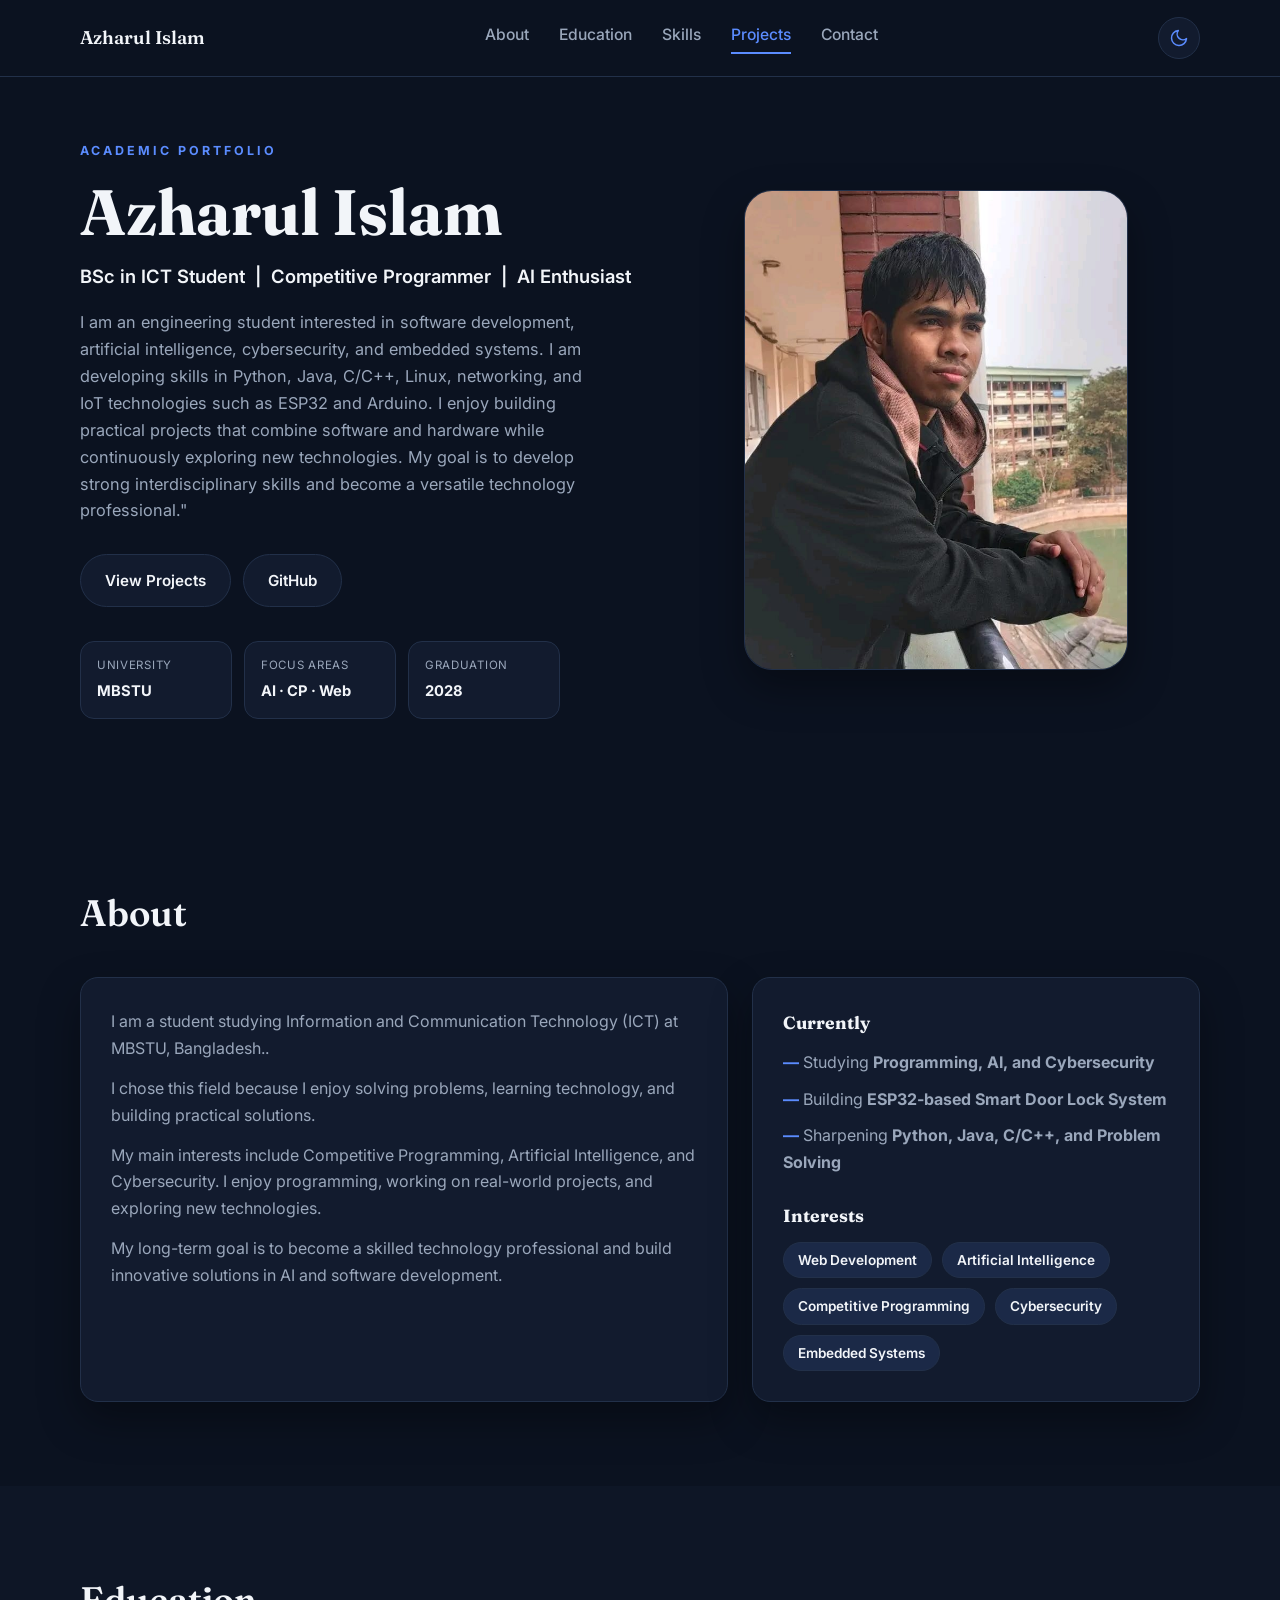
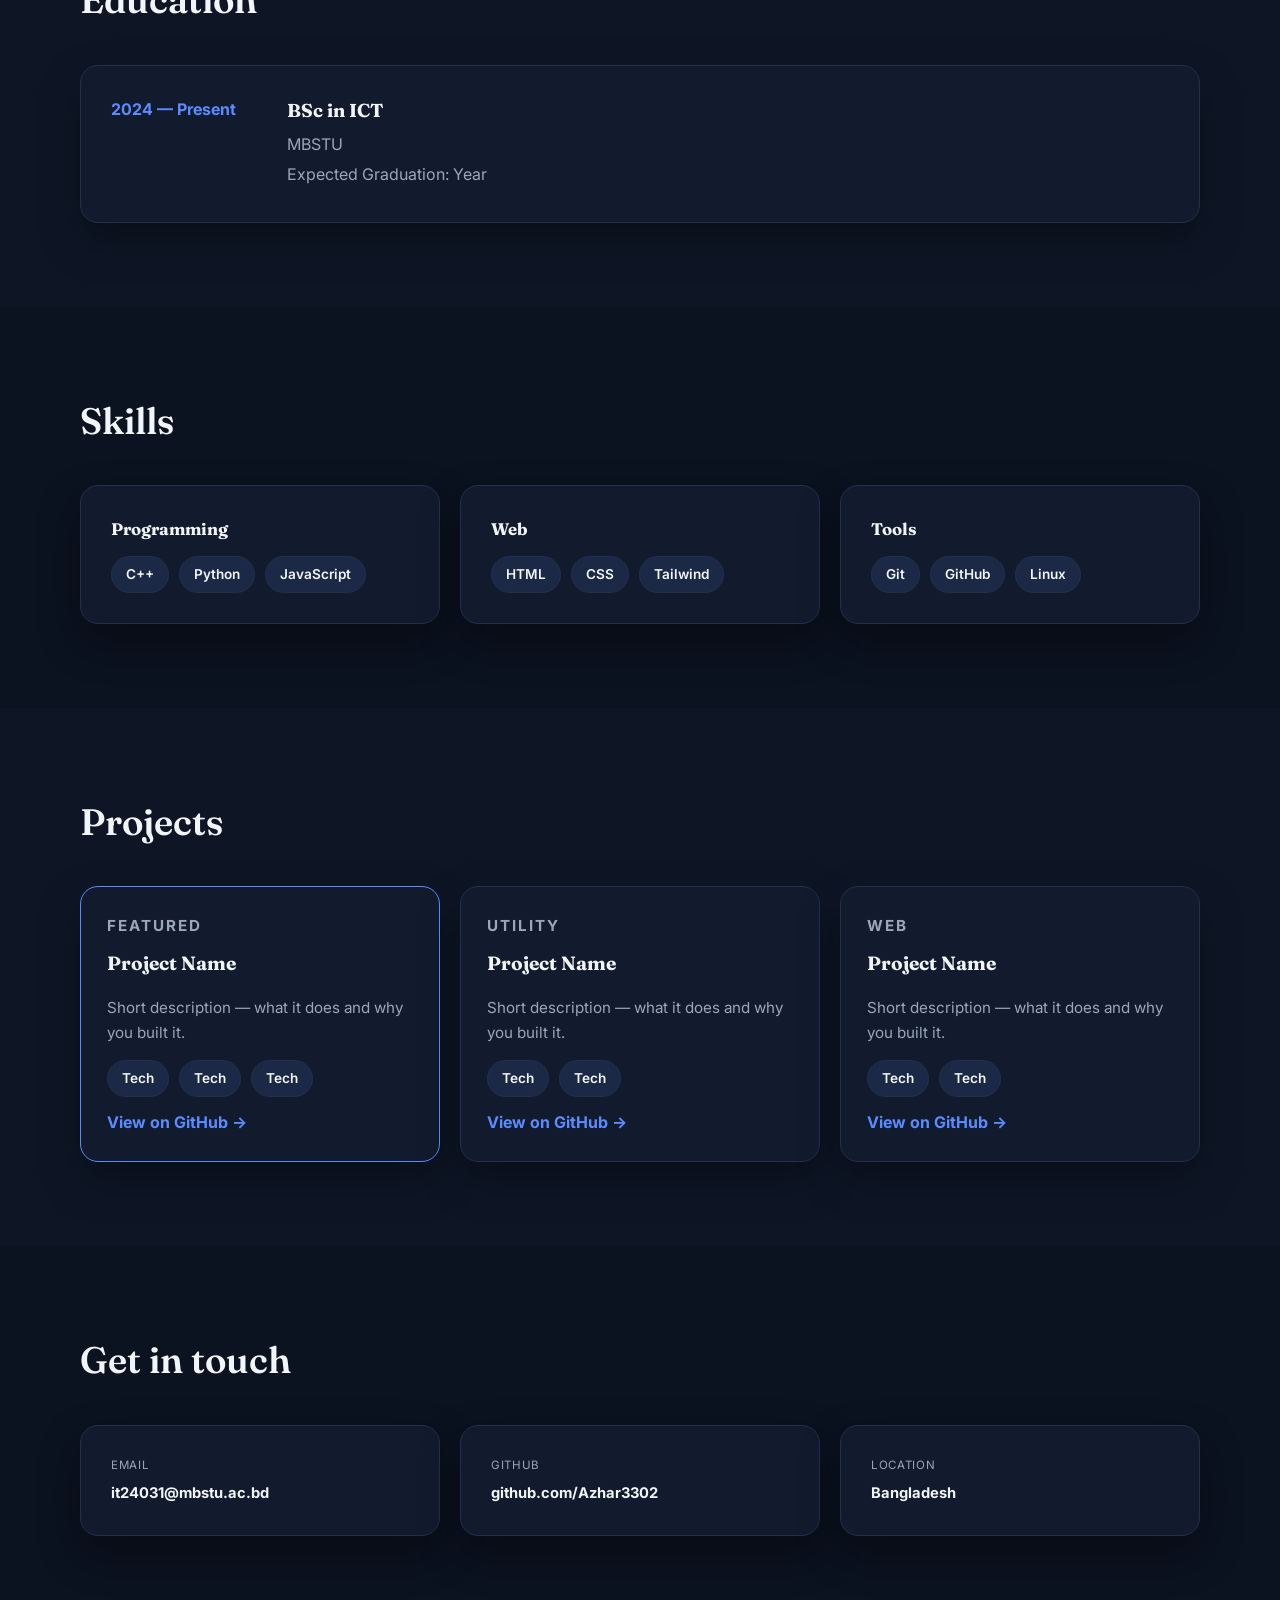
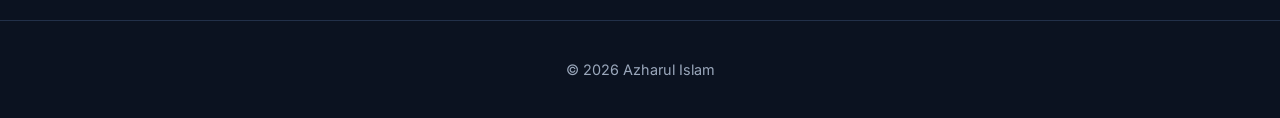
<file: index.html>
<!DOCTYPE html>
<html lang="en" data-theme="navy">
<head>
<meta charset="UTF-8" />
<meta name="viewport" content="width=device-width, initial-scale=1.0" />
<meta name="description" content="Azharul Islam — BSc in ICT student | Competitive Programmer | AI Enthusiast." />
<meta name="theme-color" content="#0b1220" />
<title>Azharul Islam — Portfolio</title>
<link rel="preconnect" href="https://fonts.googleapis.com">
<link rel="preconnect" href="https://fonts.gstatic.com" crossorigin>
<link href="https://fonts.googleapis.com/css2?family=Fraunces:opsz,wght@9..144,500;9..144,600;9..144,700;9..144,900&family=Inter:wght@400;500;600;700&display=swap" rel="stylesheet">
<style>
/* ===============================
   THEME TOKENS
   Toggle (top right) cycles: navy (default) -> paper -> sunset -> slate
   =============================== */
:root,
html[data-theme="navy"]{
  --bg: #0b1220;
  --panel: #121b2e;
  --ink: #f2f5f9;
  --muted: #9aa7bb;
  --line: #223049;
  --accent: #5b8cff;
  --accent-2: #8b7fe0;
  --radius: 18px;
  --shadow: 0 18px 40px rgba(0,0,0,0.35);
}
html[data-theme="paper"]{
  --bg: #f6f4ee;
  --panel: #ffffff;
  --ink: #1b2027;
  --muted: #666f7d;
  --line: #e2ddd0;
  --accent: #2f5fd6;
  --accent-2: #b5533c;
  --radius: 18px;
  --shadow: 0 14px 34px rgba(27,32,39,0.09);
}
html[data-theme="sunset"]{
  --bg: #201324;
  --panel: #2b1a30;
  --ink: #f6ecf3;
  --muted: #b79bc0;
  --line: #3d2743;
  --accent: #ff8a5c;
  --accent-2: #ffd166;
  --radius: 18px;
  --shadow: 0 18px 40px rgba(0,0,0,0.4);
}
html[data-theme="slate"]{
  --bg: #14171c;
  --panel: #1c2128;
  --ink: #eef0f3;
  --muted: #97a0ab;
  --line: #2b313a;
  --accent: #7ea6ff;
  --accent-2: #a7afba;
  --radius: 18px;
  --shadow: 0 18px 40px rgba(0,0,0,0.35);
}

*{ box-sizing: border-box; }
html{ scroll-behavior: smooth; }
body{
  margin:0;
  background: var(--bg);
  color: var(--ink);
  font-family: "Inter", system-ui, sans-serif;
  line-height: 1.65;
}
a{ color: inherit; text-decoration: none; }
h1, h2, h3{ font-family: "Fraunces", Georgia, serif; margin: 0; }
.wrap{ width: min(1120px, calc(100% - 40px)); margin-inline: auto; }

/* HEADER */
.site-header{
  position: sticky; top: 0; z-index: 40;
  background: var(--bg);
  border-bottom: 1px solid var(--line);
}
.nav-wrap{ display:flex; align-items:center; justify-content:space-between; min-height:76px; gap:16px; }
.brand{ font-family:"Fraunces", serif; font-weight:600; font-size:1.15rem; }
.nav{ display:flex; gap:30px; }
.nav a{ color: var(--muted); font-weight:500; font-size:.98rem; padding-bottom: 4px; border-bottom: 2px solid transparent; }
.nav a:hover{ color: var(--ink); }
.nav a.active{ color: var(--accent); border-bottom-color: var(--accent); }

.header-actions{ display:flex; align-items:center; gap:10px; }
.theme-toggle{
  width:42px; height:42px; border-radius:50%;
  border:1px solid var(--line); background: var(--panel);
  cursor:pointer; display:grid; place-items:center;
  color: var(--accent);
  transition: transform .2s ease, color .2s ease;
}
.theme-toggle:hover{ transform: scale(1.06); }
.theme-toggle svg{ width:20px; height:20px; display:block; }
.menu-toggle{
  width:42px; height:42px; border-radius:50%;
  border:1px solid var(--line); background: var(--panel); color: var(--ink);
  cursor:pointer; font-size:1.1rem; display:none;
}

/* HERO */
.hero{ padding: 64px 0 80px; }
.hero-wrap{ display:grid; grid-template-columns: 1.15fr .85fr; gap:48px; align-items:center; }
.hero-copy{ display:flex; flex-direction:column; justify-content:center; }
.tag-line{ color: var(--accent); letter-spacing:3px; text-transform:uppercase; font-size:.78rem; font-weight:700; margin:0 0 16px; }
.hero h1{ font-size: clamp(2.6rem, 5.4vw, 4rem); line-height:1.05; font-weight:700; }
.role{ margin: 16px 0 0; font-weight:600; color: var(--ink); font-size:1.15rem; }
.pitch{ max-width:52ch; color: var(--muted); margin: 18px 0 0; font-size:1.02rem; }

.hero-actions{ display:flex; gap:12px; flex-wrap:wrap; margin-top:30px; }
.btn{ padding:13px 24px; border-radius:999px; font-weight:600; border:1px solid transparent; transition: transform .15s ease; font-size:.95rem; display:inline-block; }
.btn:hover{ transform: translateY(-2px); }
.btn-fill{ background: var(--accent); color:#ffffff; }
.btn-line{ background: var(--panel); border-color: var(--line); color: var(--ink); }

.fact-row{ display:grid; grid-template-columns: repeat(3, minmax(0,1fr)); gap:12px; margin-top:34px; max-width: 480px; }
.fact{ background: var(--panel); border:1px solid var(--line); border-radius: 14px; padding:14px 16px; display:flex; flex-direction:column; gap:4px; }
.fact-label{ color: var(--muted); font-size:.72rem; text-transform:uppercase; letter-spacing:.06em; }
.fact-value{ font-weight:700; font-size:.92rem; }

.hero-photo{
  border-radius: 28px;
  overflow: hidden;
  aspect-ratio: 4 / 5;
  max-height: 480px;
  background: var(--panel);
  border: 1px solid var(--line);
  box-shadow: var(--shadow);
}
.hero-photo img{ width:100%; height:100%; object-fit:cover; object-position: center 22%; display:block; }

/* SECTIONS */
.section{ padding: 84px 0; }
.section-alt{ background: color-mix(in srgb, var(--panel) 45%, transparent); }
.section-title{ font-size: clamp(1.8rem, 3vw, 2.3rem); margin-bottom: 34px; font-weight:600; }
.panel{ background: var(--panel); border:1px solid var(--line); border-radius: var(--radius); box-shadow: var(--shadow); padding: 30px; }

.split{ display:grid; grid-template-columns: 1.3fr .9fr; gap:24px; }
.split p{ color: var(--muted); margin: 0 0 14px; }
.side-panel h3{ font-size:1.1rem; margin: 0 0 12px; }
.side-panel h3 + .dash-list{ margin-bottom: 26px; }
.dash-list{ list-style:none; padding:0; margin:0; display:grid; gap:10px; color: var(--muted); }
.dash-list li::before{ content:"— "; color: var(--accent); font-weight:700; }

.pill-row{ display:flex; flex-wrap:wrap; gap:10px; }
.pill-row.small{ margin: 12px 0; }
.pill{ background: color-mix(in srgb, var(--accent) 12%, var(--panel)); border:1px solid var(--line); padding:6px 14px; border-radius:999px; font-size:.85rem; font-weight:600; }

.timeline-row{ display:flex; gap:26px; align-items:flex-start; flex-wrap:wrap; }
.timeline-year{ color: var(--accent); font-weight:700; min-width:150px; }
.muted{ color: var(--muted); margin: 4px 0; }

.skill-grid{ display:grid; grid-template-columns: repeat(3, minmax(0,1fr)); gap:20px; }
.skill-grid h3{ font-size:1.05rem; margin-bottom:12px; }

.work-grid{ display:grid; grid-template-columns: repeat(3, minmax(0,1fr)); gap:20px; }
.work-card{ background: var(--panel); border:1px solid var(--line); border-radius: var(--radius); padding:26px; box-shadow: var(--shadow); }
.work-card.featured{ border-color: var(--accent); }
.work-kind{ color: var(--accent-2); text-transform:uppercase; letter-spacing:2px; font-size:.72rem; font-weight:700; margin:0 0 10px; }
.work-card h3{ font-size:1.2rem; margin-bottom:8px; }
.work-card p{ color: var(--muted); font-size:.95rem; }
.work-card a{ color: var(--accent); font-weight:700; }

.contact-row{ display:grid; grid-template-columns: repeat(3, minmax(0,1fr)); gap:20px; }
.contact-card{ display:flex; flex-direction:column; gap:6px; }

.footer{ border-top:1px solid var(--line); padding:22px 0; }
.footer-row{ display:flex; justify-content:center; color: var(--muted); font-size:.9rem; }

.to-top{
  position: fixed; right:18px; bottom:18px; width:44px; height:44px;
  border-radius:50%; display:grid; place-items:center;
  background: var(--accent); color:#fff; box-shadow: var(--shadow);
  opacity:0; visibility:hidden; transform: translateY(10px);
  transition: all .2s ease;
}
.to-top.show{ opacity:1; visibility:visible; transform: translateY(0); }

.fade-up{ opacity:0; transform: translateY(16px); transition: opacity .6s ease, transform .6s ease; }
.fade-up.visible{ opacity:1; transform: translateY(0); }
@media (prefers-reduced-motion: reduce){
  .fade-up{ opacity:1; transform:none; transition:none; }
  html{ scroll-behavior:auto; }
}

@media (max-width: 900px){
  .hero-wrap, .split{ grid-template-columns: 1fr; }
  .hero-photo{ max-height: 360px; order:-1; }
  .skill-grid, .work-grid, .contact-row{ grid-template-columns: 1fr 1fr; }
  .fact-row{ max-width: none; }
}
@media (max-width: 640px){
  .nav{
    position:absolute; top:76px; left:16px; right:16px;
    flex-direction:column; background: var(--panel);
    border:1px solid var(--line); border-radius: var(--radius);
    padding:10px; display:none; box-shadow: var(--shadow);
  }
  .nav.open{ display:flex; }
  .nav a{ padding:10px; border-bottom:none; }
  .menu-toggle{ display:inline-flex; align-items:center; justify-content:center; }
  .skill-grid, .work-grid, .contact-row{ grid-template-columns: 1fr; }
  .fact-row{ grid-template-columns: 1fr; }
  .timeline-row{ flex-direction:column; gap:8px; }
}
</style>
</head>
<body>

  <header class="site-header" id="top">
    <div class="wrap nav-wrap">
      <a class="brand" href="#home">Azharul Islam</a>

      <nav class="nav" id="nav">
        <a href="#about" class="active">About</a>
        <a href="#journey">Education</a>
        <a href="#skills">Skills</a>
        <a href="#work">Projects</a>
        <a href="#contact">Contact</a>
      </nav>

      <div class="header-actions">
        <button class="theme-toggle" id="themeToggle" type="button" aria-label="Change theme"></button>
        <button class="menu-toggle" id="menuToggle" type="button" aria-label="Toggle navigation">&#8801;</button>
      </div>
    </div>
  </header>

  <main id="home">

    <!-- HERO -->
    <section class="hero">
      <div class="wrap hero-wrap">

        <div class="hero-copy fade-up">
          <p class="tag-line">Academic Portfolio</p>
          <h1>Azharul Islam</h1>
          <p class="role">BSc in ICT Student &nbsp;|&nbsp; Competitive Programmer &nbsp;|&nbsp; AI Enthusiast</p>
          <p class="pitch">
           I am an engineering student interested in software development, artificial intelligence, cybersecurity, and embedded systems. I am developing skills in Python, Java, C/C++, Linux, networking, and IoT technologies such as ESP32 and Arduino. I enjoy building practical projects that combine software and hardware while continuously exploring new technologies. My goal is to develop strong interdisciplinary skills and become a versatile technology professional."
          </p>

          <div class="hero-actions">
            <!--<a class="btn btn-fill" href="resume.pdf" download>Download Resume</a>-->
            <a class="btn btn-line" href="#work">View Projects</a>
            <a class="btn btn-line" href="https://github.com/Azhar3302" target="_blank" rel="noreferrer">GitHub</a>
          </div>

          <div class="fact-row">
            <div class="fact">
              <span class="fact-label">University</span>
              <span class="fact-value">MBSTU</span>
            </div>
            <div class="fact">
              <span class="fact-label">Focus Areas</span>
              <span class="fact-value">AI &middot; CP &middot; Web</span>
            </div>
            <div class="fact">
              <span class="fact-label">Graduation</span>
              <span class="fact-value">2028</span>
            </div>
          </div>
        </div>

        <div class="hero-photo fade-up">
          <img src="profile.jpg" alt="Portrait of Azharul Islam" />
        </div>

      </div>
    </section>

    <!-- ABOUT -->
    <section class="section" id="about">
      <div class="wrap">
        <h2 class="section-title fade-up">About</h2>
        <div class="split">
          <div class="panel fade-up">
            <p>I am a student studying Information and Communication Technology (ICT) at MBSTU, Bangladesh..</p>
            <p>I chose this field because I enjoy solving problems, learning technology, and building practical solutions.</p>
            <p>My main interests include Competitive Programming, Artificial Intelligence, and Cybersecurity. I enjoy programming, working on real-world projects, and exploring new technologies.</p>
            <p>My long-term goal is to become a skilled technology professional and build innovative solutions in AI and software development.</p>
          </div>
          <aside class="panel side-panel fade-up">
            <h3>Currently</h3>
            <ul class="dash-list">
              <li>Studying <strong>Programming, AI, and Cybersecurity</strong></li>
              <li>Building <strong>ESP32-based Smart Door Lock System</strong></li>
              <li>Sharpening <strong>Python, Java, C/C++, and Problem Solving</strong></li>
            </ul>
            <h3>Interests</h3>
            <div class="pill-row">
              <span class="pill">Web Development</span>
              <span class="pill">Artificial Intelligence</span>
              <span class="pill">Competitive Programming</span>
               <span class="pill">Cybersecurity</span>
               <span class="pill">Embedded Systems</span>
            </div>
          </aside>
        </div>
      </div>
    </section>

    <!-- EDUCATION -->
    <section class="section section-alt" id="journey">
      <div class="wrap">
        <h2 class="section-title fade-up">Education</h2>
        <div class="panel timeline-row fade-up">
          <span class="timeline-year">2024 &mdash; Present</span>
          <div>
            <h3>BSc in ICT</h3>
            <p class="muted">MBSTU</p>
            <p class="muted">Expected Graduation: Year</p>
          </div>
        </div>
      </div>
    </section>

    <!-- SKILLS -->
    <section class="section" id="skills">
      <div class="wrap">
        <h2 class="section-title fade-up">Skills</h2>
        <div class="skill-grid">
          <article class="panel fade-up">
            <h3>Programming</h3>
            <div class="pill-row"><span class="pill">C++</span><span class="pill">Python</span><span class="pill">JavaScript</span></div>
          </article>
          <article class="panel fade-up">
            <h3>Web</h3>
            <div class="pill-row"><span class="pill">HTML</span><span class="pill">CSS</span><span class="pill">Tailwind</span></div>
          </article>
          <article class="panel fade-up">
            <h3>Tools</h3>
            <div class="pill-row"><span class="pill">Git</span><span class="pill">GitHub</span><span class="pill">Linux</span></div>
          </article>
        </div>
      </div>
    </section>

    <!-- PROJECTS -->
    <section class="section section-alt" id="work">
      <div class="wrap">
        <h2 class="section-title fade-up">Projects</h2>
        <div class="work-grid">
          <article class="work-card featured fade-up">
            <p class="work-kind">Featured</p>
            <h3>Project Name</h3>
            <p>Short description — what it does and why you built it.</p>
            <div class="pill-row small"><span class="pill">Tech</span><span class="pill">Tech</span><span class="pill">Tech</span></div>
            <a href="#" target="_blank">View on GitHub &rarr;</a>
          </article>
          <article class="work-card fade-up">
            <p class="work-kind">Utility</p>
            <h3>Project Name</h3>
            <p>Short description — what it does and why you built it.</p>
            <div class="pill-row small"><span class="pill">Tech</span><span class="pill">Tech</span></div>
            <a href="#" target="_blank">View on GitHub &rarr;</a>
          </article>
          <article class="work-card fade-up">
            <p class="work-kind">Web</p>
            <h3>Project Name</h3>
            <p>Short description — what it does and why you built it.</p>
            <div class="pill-row small"><span class="pill">Tech</span><span class="pill">Tech</span></div>
            <a href="#" target="_blank">View on GitHub &rarr;</a>
          </article>
        </div>
      </div>
    </section>

    <!-- CONTACT -->
    <section class="section" id="contact">
      <div class="wrap">
        <h2 class="section-title fade-up">Get in touch</h2>
        <div class="contact-row">
          <a class="panel contact-card fade-up" href="mailto:it24031@mbstu.ac.bd">
            <span class="fact-label">Email</span>
            <span class="fact-value">it24031@mbstu.ac.bd</span>
          </a>
          <a class="panel contact-card fade-up" href="https://github.com/Azhar3302" target="_blank" rel="noreferrer">
            <span class="fact-label">GitHub</span>
            <span class="fact-value">github.com/Azhar3302</span>
          </a>
          <div class="panel contact-card fade-up">
            <span class="fact-label">Location</span>
            <span class="fact-value">Bangladesh</span>
          </div>
        </div>
      </div>
    </section>

  </main>

  <footer class="footer">
    <div class="wrap footer-row">
      <p>&copy; <span id="year"></span> Azharul Islam</p>
    </div>
  </footer>

  <a href="#top" class="to-top" id="toTop" aria-label="Back to top">&uarr;</a>

<script>
const root = document.documentElement;
const themeToggle = document.getElementById("themeToggle");
const menuToggle = document.getElementById("menuToggle");
const nav = document.getElementById("nav");
const toTop = document.getElementById("toTop");
const yearSpan = document.getElementById("year");

if (yearSpan) yearSpan.textContent = new Date().getFullYear();

const THEMES = ["navy", "paper", "sunset", "slate"];

// One clear icon per theme, so the button always shows what it will switch TO next.
const ICONS = {
  navy:   '<svg viewBox="0 0 24 24" fill="none" stroke="currentColor" stroke-width="1.8" stroke-linecap="round" stroke-linejoin="round"><path d="M21 12.8A9 9 0 1 1 11.2 3a7 7 0 0 0 9.8 9.8Z"/></svg>', // moon
  paper:  '<svg viewBox="0 0 24 24" fill="none" stroke="currentColor" stroke-width="1.8" stroke-linecap="round" stroke-linejoin="round"><circle cx="12" cy="12" r="4.5"/><path d="M12 2.5v2.5M12 19v2.5M4.2 4.2l1.8 1.8M18 18l1.8 1.8M2.5 12H5M19 12h2.5M4.2 19.8l1.8-1.8M18 6l1.8-1.8"/></svg>', // sun
  sunset: '<svg viewBox="0 0 24 24" fill="none" stroke="currentColor" stroke-width="1.8" stroke-linecap="round" stroke-linejoin="round"><path d="M4 17.5a8 8 0 0 1 16 0"/><path d="M2.5 17.5h19M8 12.5V6M16 12.5V6M6 8.5 8 6l2 2M18 8.5 16 6l-2 2"/></svg>', // horizon
  slate:  '<svg viewBox="0 0 24 24" fill="none" stroke="currentColor" stroke-width="1.8" stroke-linecap="round" stroke-linejoin="round"><circle cx="12" cy="12" r="9"/><path d="M12 3a9 9 0 0 1 0 18Z" fill="currentColor" stroke="none"/></svg>' // half-tone
};

function applyTheme(theme) {
  if (!THEMES.includes(theme)) theme = "navy";
  root.setAttribute("data-theme", theme);
  localStorage.setItem("theme", theme);
  if (themeToggle) themeToggle.innerHTML = ICONS[theme];
}
applyTheme(localStorage.getItem("theme") || "navy");

if (themeToggle) {
  themeToggle.addEventListener("click", () => {
    const current = root.getAttribute("data-theme") || "navy";
    const next = THEMES[(THEMES.indexOf(current) + 1) % THEMES.length];
    applyTheme(next);
  });
}

if (menuToggle && nav) {
  menuToggle.addEventListener("click", () => nav.classList.toggle("open"));
  nav.querySelectorAll("a").forEach(link => {
    link.addEventListener("click", () => nav.classList.remove("open"));
  });
}

const revealItems = document.querySelectorAll(".fade-up");
const observer = new IntersectionObserver(
  (entries) => entries.forEach(entry => {
    if (entry.isIntersecting) entry.target.classList.add("visible");
  }),
  { threshold: 0.12 }
);
revealItems.forEach(item => observer.observe(item));

const sections = document.querySelectorAll("section[id]");
const navLinks = nav ? nav.querySelectorAll("a") : [];
function scrollSpy() {
  const scrollPosition = window.scrollY + 110;
  sections.forEach(section => {
    const top = section.offsetTop;
    const bottom = top + section.offsetHeight;
    const id = section.getAttribute("id");
    if (scrollPosition >= top && scrollPosition < bottom) {
      navLinks.forEach(link => {
        link.classList.toggle("active", link.getAttribute("href") === "#" + id);
      });
    }
  });
  if (toTop) {
    if (window.scrollY > 450) toTop.classList.add("show");
    else toTop.classList.remove("show");
  }
}
window.addEventListener("scroll", scrollSpy, { passive: true });
scrollSpy();
</script>
</body>
</html>
</file>
